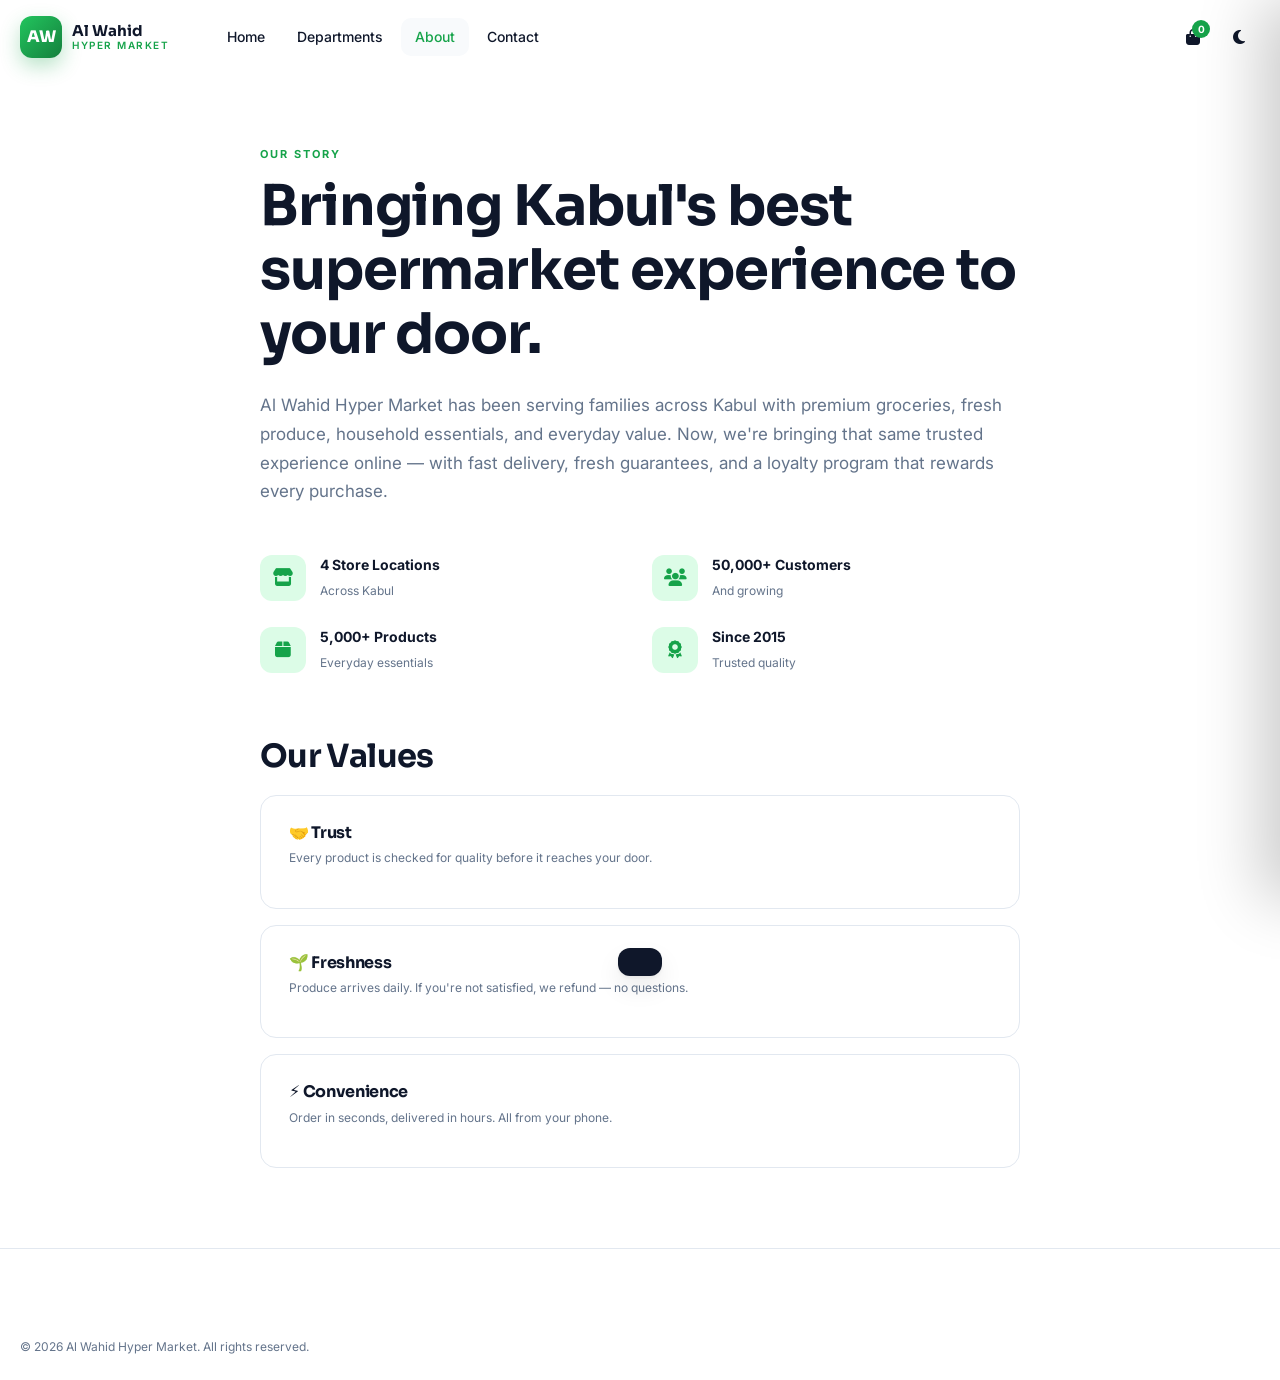
<file: about.html>
<!DOCTYPE html>
<html lang="en" data-theme="light">
<head>
  <meta charset="UTF-8" />
  <meta name="viewport" content="width=device-width, initial-scale=1.0" />
  <title>About — Al Wahid Hyper Market</title>
  <link href="https://fonts.googleapis.com/css2?family=Inter:wght@400;500;600;700&family=Sora:wght@600;700;800&display=swap" rel="stylesheet" />
  <link rel="stylesheet" href="https://cdnjs.cloudflare.com/ajax/libs/font-awesome/6.5.1/css/all.min.css" />
  <link rel="stylesheet" href="assets/css/style.css" />
</head>
<body>

  <header class="navbar" id="navbar">
    <div class="container nav-inner">
      <a href="index.html" class="brand">
        <div class="brand-logo">AW</div>
        <div class="brand-text"><strong>Al Wahid</strong><span>Hyper Market</span></div>
      </a>
      <nav class="nav-links" id="navLinks">
        <a href="index.html">Home</a>
        <a href="ourservices.html">Departments</a>
        <a href="about.html" class="active">About</a>
        <a href="contact.html">Contact</a>
      </nav>
      <div class="nav-actions">
        <button class="icon-btn cart-btn" id="cartBtn"><i class="fa-solid fa-bag-shopping"></i><span class="cart-count" id="cartCount">0</span></button>
        <button class="icon-btn" id="themeBtn"><i class="fa-solid fa-moon"></i></button>
      </div>
    </div>
  </header>

  <main style="padding-top: 140px;">
    <div class="container" style="max-width: 800px;">
      <span class="eyebrow">Our Story</span>
      <h1 style="font-size: clamp(32px,5vw,56px); margin: 8px 0 24px;">Bringing Kabul's best supermarket experience to your door.</h1>
      <p style="font-size: 17px; color: var(--muted); line-height: 1.7;">
        Al Wahid Hyper Market has been serving families across Kabul with premium groceries, fresh produce, household essentials, and everyday value. 
        Now, we're bringing that same trusted experience online — with fast delivery, fresh guarantees, and a loyalty program that rewards every purchase.
      </p>

      <div class="trust-grid" style="margin-top: 48px; grid-template-columns: repeat(2,1fr); padding: 0;">
        <div class="trust-item"><i class="fa-solid fa-store"></i><div><strong>4 Store Locations</strong><span>Across Kabul</span></div></div>
        <div class="trust-item"><i class="fa-solid fa-users"></i><div><strong>50,000+ Customers</strong><span>And growing</span></div></div>
        <div class="trust-item"><i class="fa-solid fa-box"></i><div><strong>5,000+ Products</strong><span>Everyday essentials</span></div></div>
        <div class="trust-item"><i class="fa-solid fa-award"></i><div><strong>Since 2015</strong><span>Trusted quality</span></div></div>
      </div>

      <h2 style="margin-top: 64px; font-size: 32px;">Our Values</h2>
      <div style="display:grid; gap:16px; margin-top: 20px;">
        <div class="dept-card"><h3>🤝 Trust</h3><p>Every product is checked for quality before it reaches your door.</p></div>
        <div class="dept-card"><h3>🌱 Freshness</h3><p>Produce arrives daily. If you're not satisfied, we refund — no questions.</p></div>
        <div class="dept-card"><h3>⚡ Convenience</h3><p>Order in seconds, delivered in hours. All from your phone.</p></div>
      </div>
    </div>
  </main>

  <footer class="footer">
    <div class="container footer-bottom" style="margin-top:0;border-top:none;">
      <span>© 2026 Al Wahid Hyper Market. All rights reserved.</span>
    </div>
  </footer>

  <div class="cart-backdrop" id="cartBackdrop"></div>
  <aside class="cart-drawer" id="cartDrawer">
    <div class="cart-head"><h2><i class="fa-solid fa-bag-shopping"></i> Your Cart</h2><button class="icon-btn" id="cartClose"><i class="fa-solid fa-xmark"></i></button></div>
    <div class="cart-body" id="cartBody"></div>
    <div class="cart-foot" id="cartFoot"></div>
  </aside>

  <div id="toast" class="toast"></div>

  <script src="assets/js/script.js"></script>
</body>
</html>
</file>
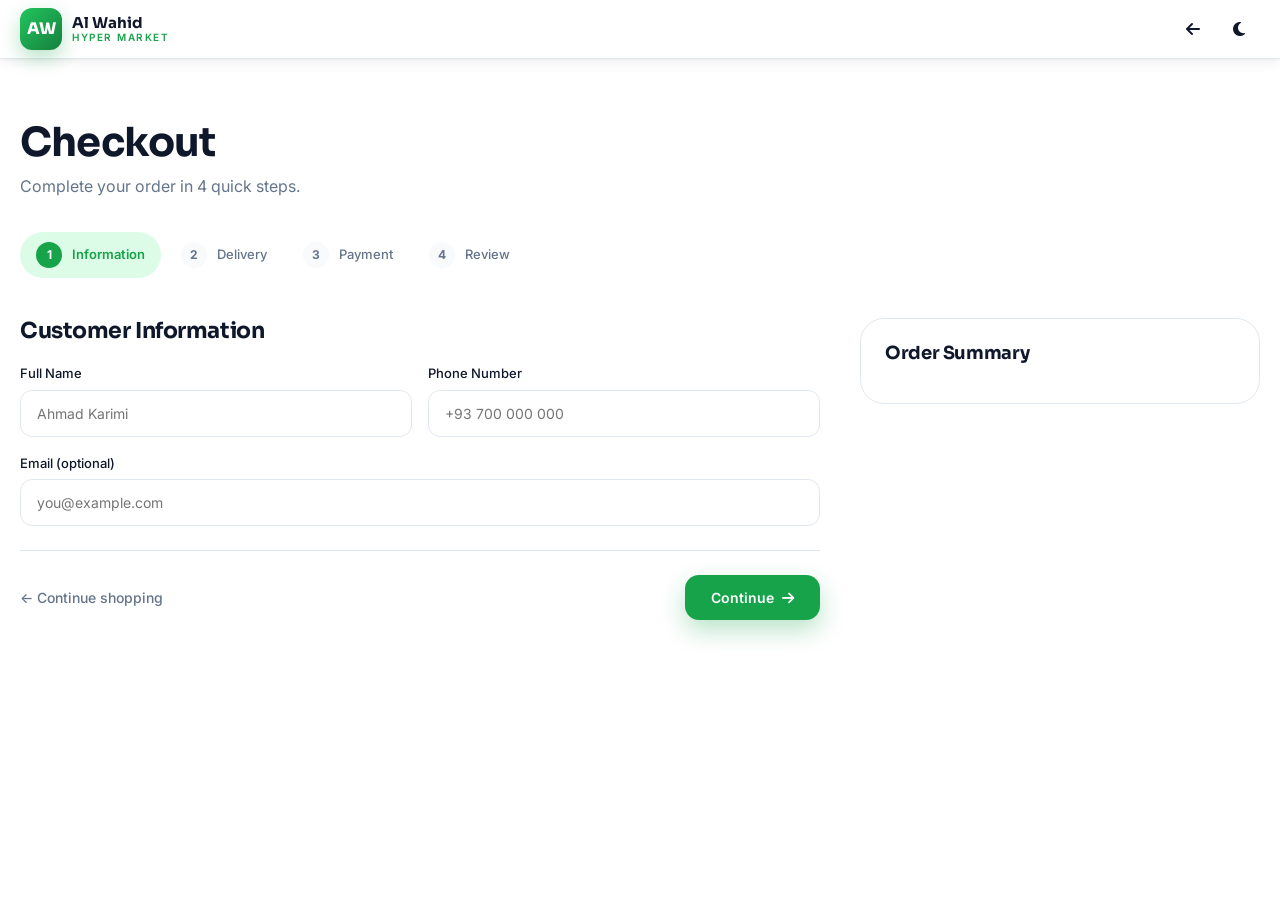
<file: checkout.html>
<!DOCTYPE html>
<html lang="en" data-theme="light">
<head>
  <meta charset="UTF-8" />
  <meta name="viewport" content="width=device-width, initial-scale=1.0" />
  <title>Checkout — Al Wahid Hyper Market</title>
  <link href="https://fonts.googleapis.com/css2?family=Inter:wght@400;500;600;700&family=Sora:wght@600;700;800&display=swap" rel="stylesheet" />
  <link rel="stylesheet" href="https://cdnjs.cloudflare.com/ajax/libs/font-awesome/6.5.1/css/all.min.css" />
  <link rel="stylesheet" href="assets/css/style.css" />
</head>
<body>

  <header class="navbar scrolled" id="navbar">
    <div class="container nav-inner">
      <a href="index.html" class="brand">
        <div class="brand-logo">AW</div>
        <div class="brand-text"><strong>Al Wahid</strong><span>Hyper Market</span></div>
      </a>
      <div class="nav-actions">
        <a href="ourservices.html" class="icon-btn" title="Continue shopping"><i class="fa-solid fa-arrow-left"></i></a>
        <button class="icon-btn" id="themeBtn"><i class="fa-solid fa-moon"></i></button>
      </div>
    </div>
  </header>

  <main style="padding-top: 120px;">
    <div class="container">
      <h1 style="font-size: clamp(28px,4vw,40px); margin-bottom: 8px;">Checkout</h1>
      <p style="color:var(--muted); margin-bottom: 32px;">Complete your order in 4 quick steps.</p>

      <div class="checkout-progress">
        <div class="checkout-progress-item active" data-step-btn="1"><span class="num">1</span> Information</div>
        <div class="checkout-progress-item" data-step-btn="2"><span class="num">2</span> Delivery</div>
        <div class="checkout-progress-item" data-step-btn="3"><span class="num">3</span> Payment</div>
        <div class="checkout-progress-item" data-step-btn="4"><span class="num">4</span> Review</div>
      </div>

      <div class="checkout-wrap">
        <div>
          <!-- STEP 1 -->
          <div class="checkout-step active" id="step1">
            <h2 style="font-size:22px;margin-bottom:20px;">Customer Information</h2>
            <div class="form-row">
              <div class="form-group">
                <label>Full Name</label>
                <input type="text" id="custName" placeholder="Ahmad Karimi" />
              </div>
              <div class="form-group">
                <label>Phone Number</label>
                <input type="tel" id="custPhone" placeholder="+93 700 000 000" />
              </div>
            </div>
            <div class="form-group">
              <label>Email (optional)</label>
              <input type="email" placeholder="you@example.com" />
            </div>
            <div class="checkout-nav">
              <a href="ourservices.html" class="btn-link">← Continue shopping</a>
              <button class="btn btn-primary" onclick="nextStep(1)">Continue <i class="fa-solid fa-arrow-right"></i></button>
            </div>
          </div>

          <!-- STEP 2 -->
          <div class="checkout-step" id="step2">
            <h2 style="font-size:22px;margin-bottom:20px;">Delivery Address</h2>
            <div class="form-row">
              <div class="form-group">
                <label>Province</label>
                <select>
                  <option>Kabul</option>
                  <option>Herat</option>
                  <option>Balkh</option>
                  <option>Kandahar</option>
                </select>
              </div>
              <div class="form-group">
                <label>District</label>
                <input type="text" placeholder="District 4" />
              </div>
            </div>
            <div class="form-group">
              <label>Full Address</label>
              <input type="text" id="custAddress" placeholder="Street, landmark, building..." />
            </div>
            <div class="form-group">
              <label>Delivery Notes (optional)</label>
              <textarea rows="3" placeholder="Apartment, floor, or special instructions..."></textarea>
            </div>
            <div class="checkout-nav">
              <button class="btn-link" onclick="goStep(1)">← Back</button>
              <button class="btn btn-primary" onclick="nextStep(2)">Continue <i class="fa-solid fa-arrow-right"></i></button>
            </div>
          </div>

          <!-- STEP 3 -->
          <div class="checkout-step" id="step3">
            <h2 style="font-size:22px;margin-bottom:20px;">Payment Method</h2>
            <label class="radio-card">
              <input type="radio" name="payment" value="cod" checked />
              <i class="fa-solid fa-money-bill-wave" style="color:var(--brand);font-size:20px;"></i>
              <div class="rc-body"><strong>Cash on Delivery</strong><span>Pay when your order arrives</span></div>
            </label>
            <label class="radio-card">
              <input type="radio" name="payment" value="card" />
              <i class="fa-solid fa-credit-card" style="color:var(--brand);font-size:20px;"></i>
              <div class="rc-body"><strong>Debit / Credit Card</strong><span>Visa, Mastercard</span></div>
            </label>
            <label class="radio-card">
              <input type="radio" name="payment" value="mobile" />
              <i class="fa-solid fa-mobile-screen" style="color:var(--brand);font-size:20px;"></i>
              <div class="rc-body"><strong>Mobile Money</strong><span>Roshan, MTN, Etisalat</span></div>
            </label>
            <div class="checkout-nav">
              <button class="btn-link" onclick="goStep(2)">← Back</button>
              <button class="btn btn-primary" onclick="goStep(4)">Continue <i class="fa-solid fa-arrow-right"></i></button>
            </div>
          </div>

          <!-- STEP 4 -->
          <div class="checkout-step" id="step4">
            <h2 style="font-size:22px;margin-bottom:20px;">Review Your Order</h2>
            <div id="checkoutItems" style="margin-bottom:20px;"></div>
            <div class="form-group" style="padding:16px;background:var(--muted-bg);border-radius:12px;border:1px solid var(--border);">
              <label style="margin-bottom:8px;">Promo Code</label>
              <div style="display:flex;gap:8px;">
                <input type="text" placeholder="Enter code" style="flex:1;" />
                <button class="btn btn-ghost" type="button">Apply</button>
              </div>
            </div>
            <div class="checkout-nav">
              <button class="btn-link" onclick="goStep(3)">← Back</button>
              <button class="btn btn-primary" onclick="placeOrder()">
                <i class="fa-solid fa-check"></i> Place Order
              </button>
            </div>
          </div>
        </div>

        <!-- SUMMARY -->
        <aside class="checkout-aside">
          <h3>Order Summary</h3>
          <div id="checkoutItemsSide" style="display:none;"></div>
          <div id="checkoutSummary"></div>
        </aside>
      </div>
    </div>
  </main>

  <div id="toast" class="toast"></div>

  <script src="assets/js/script.js"></script>
</body>
</html>
</file>
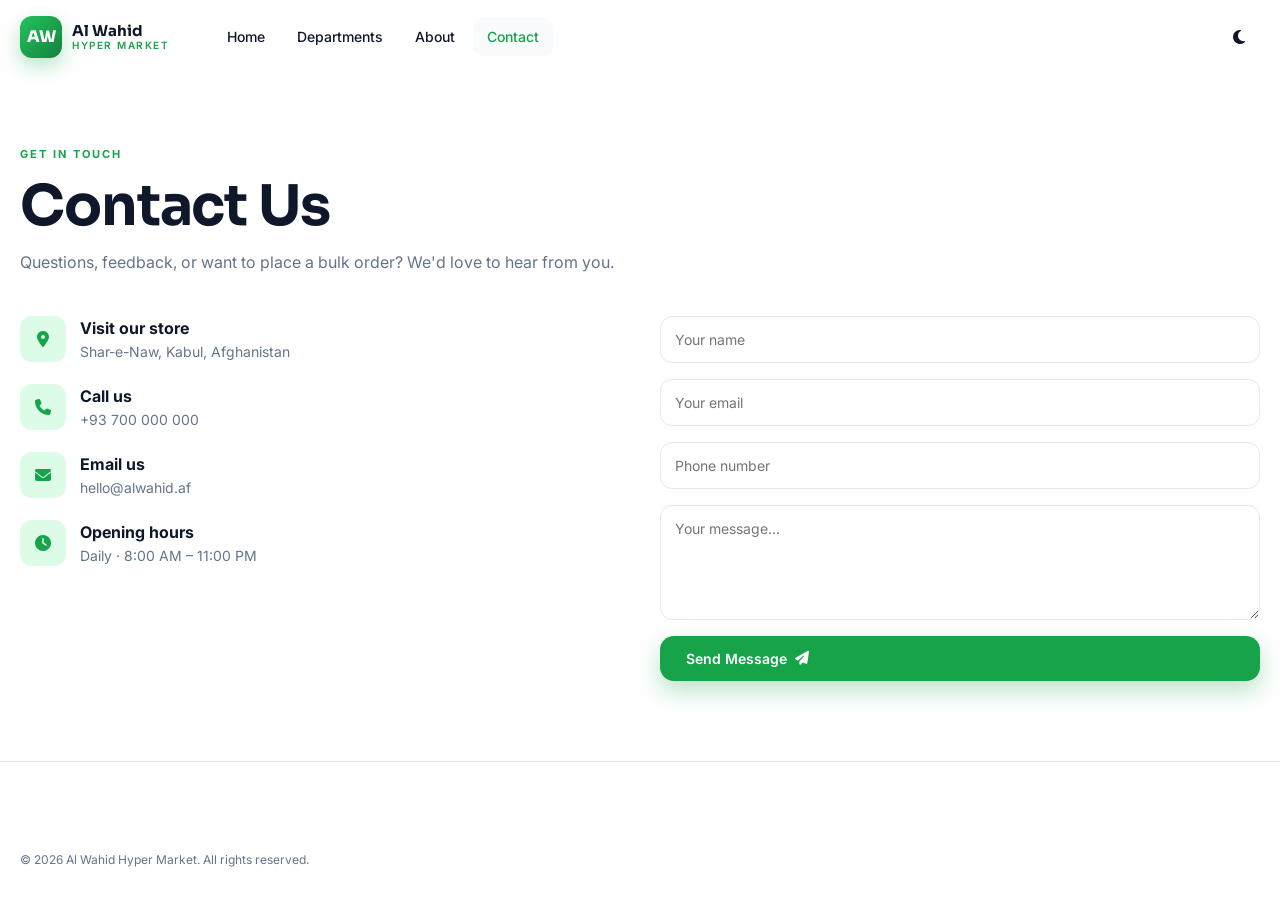
<file: contact.html>
<!DOCTYPE html>
<html lang="en" data-theme="light">
<head>
  <meta charset="UTF-8" />
  <meta name="viewport" content="width=device-width, initial-scale=1.0" />
  <title>Contact — Al Wahid Hyper Market</title>
  <link href="https://fonts.googleapis.com/css2?family=Inter:wght@400;500;600;700&family=Sora:wght@600;700;800&display=swap" rel="stylesheet" />
  <link rel="stylesheet" href="https://cdnjs.cloudflare.com/ajax/libs/font-awesome/6.5.1/css/all.min.css" />
  <link rel="stylesheet" href="assets/css/style.css" />
  <style>
    .contact-grid { display: grid; grid-template-columns: 1fr 1fr; gap: 40px; }
    .contact-info { display: flex; flex-direction: column; gap: 20px; }
    .contact-item { display: flex; gap: 14px; }
    .contact-item i { width: 46px; height: 46px; display: grid; place-items: center; border-radius: 12px; background: var(--brand-light); color: var(--brand); flex-shrink: 0; }
    .contact-form { display: flex; flex-direction: column; gap: 16px; }
    .contact-form input, .contact-form textarea { width: 100%; padding: 14px; border-radius: 12px; border: 1px solid var(--border); background: var(--card); color: inherit; font-size: 14px; font-family: inherit; }
    .contact-form input:focus, .contact-form textarea:focus { outline: none; border-color: var(--brand); }
    @media (max-width: 800px) { .contact-grid { grid-template-columns: 1fr; } }
  </style>
</head>
<body>

  <header class="navbar" id="navbar">
    <div class="container nav-inner">
      <a href="index.html" class="brand">
        <div class="brand-logo">AW</div>
        <div class="brand-text"><strong>Al Wahid</strong><span>Hyper Market</span></div>
      </a>
      <nav class="nav-links" id="navLinks">
        <a href="index.html">Home</a>
        <a href="ourservices.html">Departments</a>
        <a href="about.html">About</a>
        <a href="contact.html" class="active">Contact</a>
      </nav>
      <div class="nav-actions">
        <button class="icon-btn" id="themeBtn"><i class="fa-solid fa-moon"></i></button>
      </div>
    </div>
  </header>

  <main style="padding-top: 140px;">
    <div class="container">
      <span class="eyebrow">Get in touch</span>
      <h1 style="font-size: clamp(32px,5vw,56px); margin: 8px 0 12px;">Contact Us</h1>
      <p style="color: var(--muted); max-width: 640px; margin-bottom: 40px;">Questions, feedback, or want to place a bulk order? We'd love to hear from you.</p>

      <div class="contact-grid">
        <div class="contact-info">
          <div class="contact-item"><i class="fa-solid fa-location-dot"></i><div><strong>Visit our store</strong><p style="color:var(--muted);font-size:14px;">Shar-e-Naw, Kabul, Afghanistan</p></div></div>
          <div class="contact-item"><i class="fa-solid fa-phone"></i><div><strong>Call us</strong><p style="color:var(--muted);font-size:14px;">+93 700 000 000</p></div></div>
          <div class="contact-item"><i class="fa-solid fa-envelope"></i><div><strong>Email us</strong><p style="color:var(--muted);font-size:14px;">hello@alwahid.af</p></div></div>
          <div class="contact-item"><i class="fa-solid fa-clock"></i><div><strong>Opening hours</strong><p style="color:var(--muted);font-size:14px;">Daily · 8:00 AM – 11:00 PM</p></div></div>
        </div>

        <form class="contact-form" onsubmit="event.preventDefault();">
          <input type="text" placeholder="Your name" required />
          <input type="email" placeholder="Your email" required />
          <input type="tel" placeholder="Phone number" />
          <textarea rows="5" placeholder="Your message..." required></textarea>
          <button type="submit" class="btn btn-primary">Send Message <i class="fa-solid fa-paper-plane"></i></button>
        </form>
      </div>
    </div>
  </main>

  <footer class="footer">
    <div class="container footer-bottom" style="margin-top:0;border-top:none;">
      <span>© 2026 Al Wahid Hyper Market. All rights reserved.</span>
    </div>
  </footer>

  <div id="toast" class="toast"></div>

  <script src="assets/js/script.js"></script>
</body>
</html>
</file>
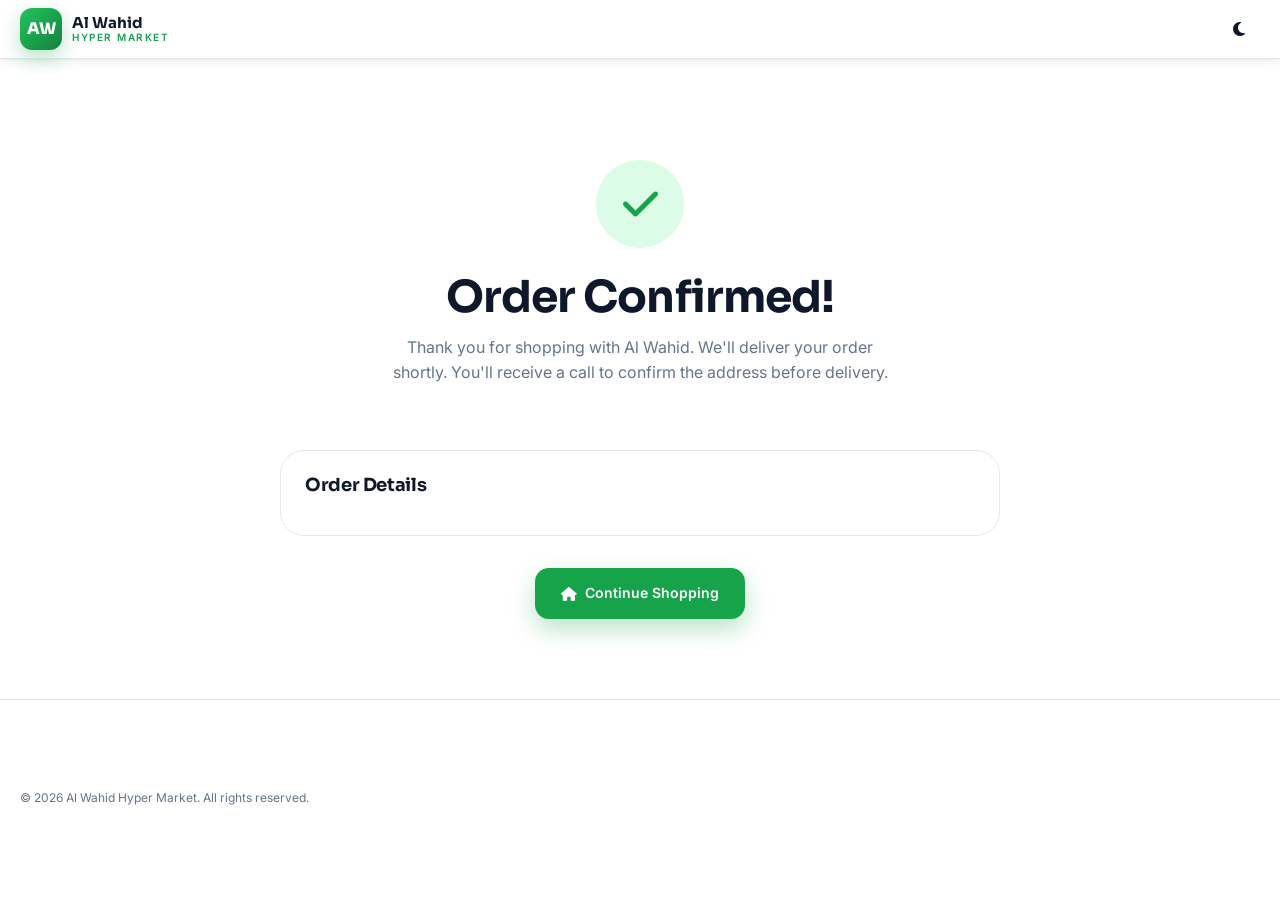
<file: order-success.html>
<!DOCTYPE html>
<html lang="en" data-theme="light">
<head>
  <meta charset="UTF-8" />
  <meta name="viewport" content="width=device-width, initial-scale=1.0" />
  <title>Order Confirmed — Al Wahid Hyper Market</title>
  <link href="https://fonts.googleapis.com/css2?family=Inter:wght@400;500;600;700&family=Sora:wght@600;700;800&display=swap" rel="stylesheet" />
  <link rel="stylesheet" href="https://cdnjs.cloudflare.com/ajax/libs/font-awesome/6.5.1/css/all.min.css" />
  <link rel="stylesheet" href="assets/css/style.css" />
</head>
<body>

  <header class="navbar scrolled" id="navbar">
    <div class="container nav-inner">
      <a href="index.html" class="brand">
        <div class="brand-logo">AW</div>
        <div class="brand-text"><strong>Al Wahid</strong><span>Hyper Market</span></div>
      </a>
      <div class="nav-actions">
        <button class="icon-btn" id="themeBtn"><i class="fa-solid fa-moon"></i></button>
      </div>
    </div>
  </header>

  <main style="padding-top: 120px;">
    <div class="container" style="max-width: 760px;">
      <div class="success-hero">
        <div class="success-icon"><i class="fa-solid fa-check"></i></div>
        <h1>Order Confirmed!</h1>
        <p>Thank you for shopping with Al Wahid. We'll deliver your order shortly. You'll receive a call to confirm the address before delivery.</p>
      </div>

      <div style="padding:24px;border-radius:var(--radius-lg);border:1px solid var(--border);background:var(--card);">
        <h2 style="font-size:18px;margin-bottom:16px;">Order Details</h2>
        <div id="orderDetails"></div>
      </div>

      <div style="margin-top:32px;text-align:center;">
        <a href="index.html" class="btn btn-primary"><i class="fa-solid fa-house"></i> Continue Shopping</a>
      </div>
    </div>
  </main>

  <footer class="footer">
    <div class="container footer-bottom" style="margin-top:0;border-top:none;">
      <span>© 2026 Al Wahid Hyper Market. All rights reserved.</span>
    </div>
  </footer>

  <div id="toast" class="toast"></div>

  <script src="assets/js/script.js"></script>
</body>
</html>
</file>
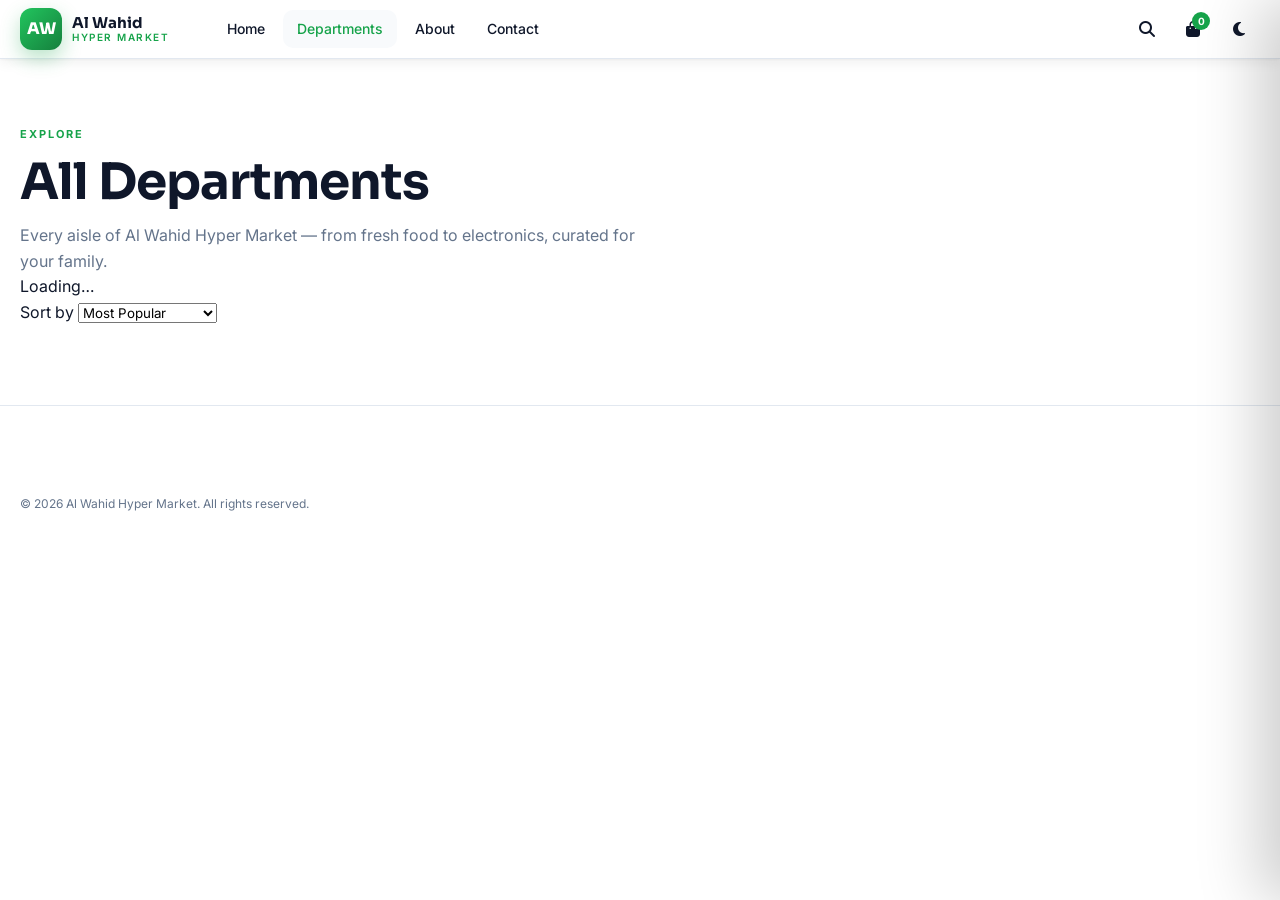
<file: ourservices.html>
<!DOCTYPE html>
<html lang="en" data-theme="light">
<head>
  <meta charset="UTF-8" />
  <meta name="viewport" content="width=device-width, initial-scale=1.0" />
  <title>Departments — Al Wahid Hyper Market</title>
  <link href="https://fonts.googleapis.com/css2?family=Inter:wght@400;500;600;700&family=Sora:wght@600;700;800&display=swap" rel="stylesheet" />
  <link rel="stylesheet" href="https://cdnjs.cloudflare.com/ajax/libs/font-awesome/6.5.1/css/all.min.css" />
  <link rel="stylesheet" href="assets/css/style.css" />
</head>
<body>

  <header class="navbar scrolled" id="navbar">
    <div class="container nav-inner">
      <a href="index.html" class="brand">
        <div class="brand-logo">AW</div>
        <div class="brand-text"><strong>Al Wahid</strong><span>Hyper Market</span></div>
      </a>
      <nav class="nav-links" id="navLinks">
        <a href="index.html">Home</a>
        <a href="ourservices.html" class="active">Departments</a>
        <a href="about.html">About</a>
        <a href="contact.html">Contact</a>
      </nav>
      <div class="nav-actions">
        <button class="icon-btn" id="searchBtn"><i class="fa-solid fa-magnifying-glass"></i></button>
        <button class="icon-btn cart-btn" id="cartBtn"><i class="fa-solid fa-bag-shopping"></i><span class="cart-count" id="cartCount">0</span></button>
        <button class="icon-btn" id="themeBtn"><i class="fa-solid fa-moon"></i></button>
        <button class="icon-btn menu-btn" id="menuBtn"><i class="fa-solid fa-bars"></i></button>
      </div>
    </div>
  </header>

  <main style="padding-top: 120px;">
    <div class="container">

      <!-- Page header -->
      <span class="eyebrow" id="pageEyebrow">Explore</span>
      <h1 style="font-size: clamp(30px,5vw,50px); margin: 8px 0 12px;" id="pageTitle">All Departments</h1>
      <p style="color: var(--muted); max-width: 640px;" id="pageSubtitle">
        Every aisle of Al Wahid Hyper Market — from fresh food to electronics, curated for your family.
      </p>

      <!-- Department pills -->
      <div class="dept-pills" id="deptPills"></div>

      <!-- Category sub-filter -->
      <div class="category-bar" id="categoryBar"></div>

      <!-- Toolbar: result count + sort -->
      <div class="shop-toolbar">
        <div class="result-count" id="resultCount">Loading…</div>
        <div class="sort-control">
          <label>Sort by</label>
          <select id="sortSelect">
            <option value="popular">Most Popular</option>
            <option value="price-asc">Price: Low to High</option>
            <option value="price-desc">Price: High to Low</option>
            <option value="rating">Top Rated</option>
            <option value="name">Name (A–Z)</option>
          </select>
        </div>
      </div>

      <!-- Product grid -->
      <div class="product-grid" id="shopGrid"></div>

      <!-- Empty state -->
      <div class="shop-empty" id="shopEmpty" style="display:none;">
        <i class="fa-solid fa-magnifying-glass"></i>
        <h3>No products found</h3>
        <p>Try a different department or search.</p>
      </div>

    </div>
  </main>

  <footer class="footer">
    <div class="container footer-bottom" style="margin-top:0;border-top:none;">
      <span>© 2026 Al Wahid Hyper Market. All rights reserved.</span>
    </div>
  </footer>

  <div class="cart-backdrop" id="cartBackdrop"></div>
  <aside class="cart-drawer" id="cartDrawer">
    <div class="cart-head"><h2><i class="fa-solid fa-bag-shopping"></i> Your Cart</h2><button class="icon-btn" id="cartClose"><i class="fa-solid fa-xmark"></i></button></div>
    <div class="cart-body" id="cartBody"></div>
    <div class="cart-foot" id="cartFoot"></div>
  </aside>

  <div class="search-overlay" id="searchOverlay">
    <button class="icon-btn search-close" id="searchClose"><i class="fa-solid fa-xmark"></i></button>
    <input type="text" id="searchInput" placeholder="Search products, brands, categories..." />
    <div id="searchResults" class="search-results"></div>
  </div>

  <div id="toast" class="toast"></div>

  <script src="assets/js/script.js"></script>
</body>
</html>
</file>
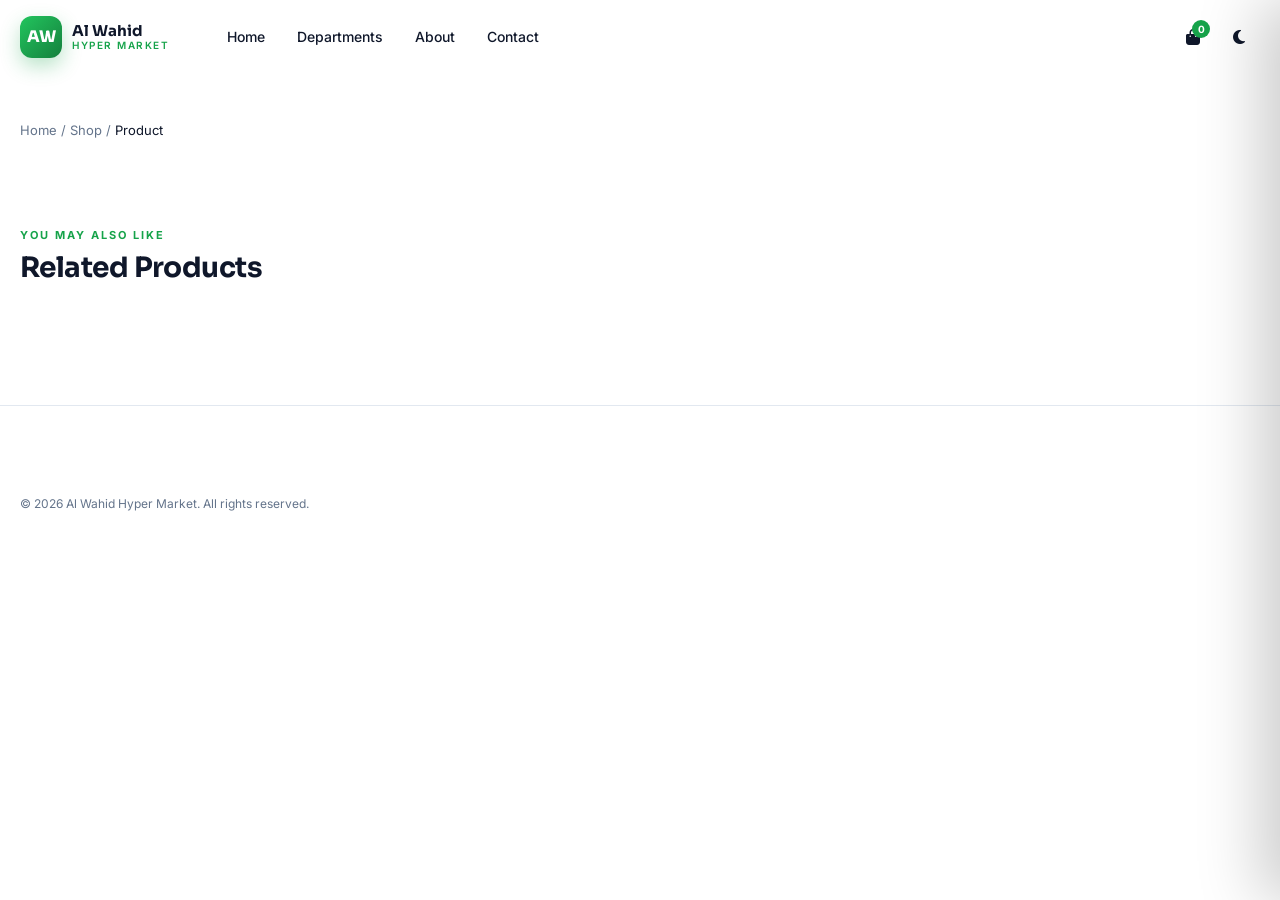
<file: product.html>
<!DOCTYPE html>
<html lang="en" data-theme="light">
<head>
  <meta charset="UTF-8" />
  <meta name="viewport" content="width=device-width, initial-scale=1.0" />
  <title>Product — Al Wahid Hyper Market</title>
  <link href="https://fonts.googleapis.com/css2?family=Inter:wght@400;500;600;700&family=Sora:wght@600;700;800&display=swap" rel="stylesheet" />
  <link rel="stylesheet" href="https://cdnjs.cloudflare.com/ajax/libs/font-awesome/6.5.1/css/all.min.css" />
  <link rel="stylesheet" href="assets/css/style.css" />
</head>
<body>

  <header class="navbar" id="navbar">
    <div class="container nav-inner">
      <a href="index.html" class="brand">
        <div class="brand-logo">AW</div>
        <div class="brand-text"><strong>Al Wahid</strong><span>Hyper Market</span></div>
      </a>
      <nav class="nav-links">
        <a href="index.html">Home</a>
        <a href="ourservices.html">Departments</a>
        <a href="about.html">About</a>
        <a href="contact.html">Contact</a>
      </nav>
      <div class="nav-actions">
        <button class="icon-btn cart-btn" id="cartBtn"><i class="fa-solid fa-bag-shopping"></i><span class="cart-count" id="cartCount">0</span></button>
        <button class="icon-btn" id="themeBtn"><i class="fa-solid fa-moon"></i></button>
      </div>
    </div>
  </header>

  <main style="padding-top: 120px;">
    <div class="container">
      <nav style="font-size:13px;color:var(--muted);margin-bottom:24px;">
        <a href="index.html" style="color:var(--muted);">Home</a> / 
        <a href="ourservices.html" style="color:var(--muted);">Shop</a> / 
        <span style="color:var(--fg);">Product</span>
      </nav>

      <div id="productDetail"></div>

      <section style="margin-top:80px;">
        <div class="section-head"><div><span class="eyebrow">You may also like</span><h2 style="font-size:28px;">Related Products</h2></div></div>
        <div class="product-grid" id="relatedGrid"></div>
      </section>
    </div>
  </main>

  <footer class="footer">
    <div class="container footer-bottom" style="margin-top:0;border-top:none;">
      <span>© 2026 Al Wahid Hyper Market. All rights reserved.</span>
    </div>
  </footer>

  <div class="cart-backdrop" id="cartBackdrop"></div>
  <aside class="cart-drawer" id="cartDrawer">
    <div class="cart-head"><h2><i class="fa-solid fa-bag-shopping"></i> Your Cart</h2><button class="icon-btn" id="cartClose"><i class="fa-solid fa-xmark"></i></button></div>
    <div class="cart-body" id="cartBody"></div>
    <div class="cart-foot" id="cartFoot"></div>
  </aside>

  <div id="toast" class="toast"></div>

  <script src="assets/js/script.js"></script>
</body>
</html>
</file>
<file: assets/css/style.css>
/* ============ RESET ============ */
*, *::before, *::after { margin: 0; padding: 0; box-sizing: border-box; }

:root {
  --bg: #ffffff;
  --fg: #0f172a;
  --muted: #64748b;
  --card: #ffffff;
  --muted-bg: #f8fafc;
  --border: #e2e8f0;
  --brand: #16a34a;
  --brand-dark: #15803d;
  --brand-light: #dcfce7;
  --gold: #f59e0b;
  --red: #ef4444;
  --shadow-sm: 0 1px 2px rgba(0,0,0,.04), 0 4px 12px rgba(0,0,0,.06);
  --shadow-lg: 0 2px 4px rgba(0,0,0,.06), 0 12px 24px rgba(0,0,0,.08), 0 48px 96px -24px rgba(0,0,0,.15);
  --radius: 16px;
  --radius-lg: 24px;
  --transition: .3s cubic-bezier(.16,1,.3,1);
}

[data-theme="dark"] {
  --bg: #0a0e1a;
  --fg: #f1f5f9;
  --muted: #94a3b8;
  --card: #111827;
  --muted-bg: #0f172a;
  --border: #1f2937;
  --brand: #22c55e;
  --brand-dark: #16a34a;
  --brand-light: rgba(34,197,94,.15);
}

html { scroll-behavior: smooth; }

body {
  font-family: 'Inter', system-ui, -apple-system, sans-serif;
  background: var(--bg);
  color: var(--fg);
  line-height: 1.6;
  -webkit-font-smoothing: antialiased;
  transition: background .3s, color .3s;
}

h1, h2, h3, h4, .font-display {
  font-family: 'Sora', system-ui, sans-serif;
  font-weight: 700;
  line-height: 1.15;
  letter-spacing: -.02em;
}

a { color: inherit; text-decoration: none; }
img { max-width: 100%; display: block; }
button { cursor: pointer; border: none; background: none; font-family: inherit; color: inherit; }
input, select, textarea { font-family: inherit; }

.container {
  max-width: 1280px;
  margin: 0 auto;
  padding: 0 20px;
}

/* ============ NAVBAR ============ */
.navbar {
  position: fixed;
  top: 0; left: 0; right: 0;
  z-index: 50;
  padding: 16px 0;
  transition: all .4s cubic-bezier(.16,1,.3,1);
}

.navbar.scrolled {
  padding: 8px 0;
  background: rgba(255,255,255,.85);
  backdrop-filter: blur(20px) saturate(180%);
  -webkit-backdrop-filter: blur(20px) saturate(180%);
  border-bottom: 1px solid var(--border);
  box-shadow: var(--shadow-sm);
}

[data-theme="dark"] .navbar.scrolled {
  background: rgba(10,14,26,.75);
}

.nav-inner {
  display: flex;
  align-items: center;
  gap: 24px;
}

.brand { display: flex; align-items: center; gap: 10px; }

.brand-logo {
  width: 42px; height: 42px;
  display: grid; place-items: center;
  border-radius: 12px;
  background: linear-gradient(135deg, #22c55e, #15803d);
  color: white;
  font-family: 'Sora';
  font-weight: 800;
  font-size: 16px;
  box-shadow: 0 8px 20px rgba(22,163,74,.3);
}

.brand-text { display: flex; flex-direction: column; line-height: 1.1; }
.brand-text strong { font-family: 'Sora'; font-size: 15px; }
.brand-text span { font-size: 10px; letter-spacing: .15em; text-transform: uppercase; color: var(--brand); font-weight: 600; }

.nav-links {
  display: flex;
  gap: 4px;
  margin-left: 20px;
}

.nav-links a {
  padding: 8px 14px;
  border-radius: 10px;
  font-size: 14px;
  font-weight: 500;
  transition: all var(--transition);
}

.nav-links a:hover, .nav-links a.active {
  background: var(--muted-bg);
  color: var(--brand);
}

.nav-actions { margin-left: auto; display: flex; align-items: center; gap: 4px; }

.icon-btn {
  width: 42px; height: 42px;
  display: grid; place-items: center;
  border-radius: 12px;
  transition: all var(--transition);
  position: relative;
  font-size: 16px;
}

.icon-btn:hover { background: var(--muted-bg); color: var(--brand); }

.cart-btn .cart-count {
  position: absolute;
  top: 4px; right: 4px;
  min-width: 18px; height: 18px;
  padding: 0 5px;
  display: grid; place-items: center;
  background: var(--brand);
  color: white;
  border-radius: 999px;
  font-size: 10px;
  font-weight: 700;
}

.menu-btn { display: none; }

/* ============ HERO ============ */
.hero {
  position: relative;
  height: 100vh;
  min-height: 620px;
  overflow: hidden;
  background: linear-gradient(180deg, #f0f9ff 0%, #e0f2fe 100%);
}

[data-theme="dark"] .hero { background: linear-gradient(180deg, #0a0e1a, #111827); }

#heroCanvas {
  position: absolute;
  inset: 0;
  width: 100%; height: 100%;
  display: block;
}

.hero-overlay {
  position: absolute;
  inset: 0;
  display: flex;
  flex-direction: column;
  align-items: center;
  justify-content: flex-end;
  padding: 0 20px 80px;
  text-align: center;
  pointer-events: none;
}

.hero-overlay > * { pointer-events: auto; }

.badge {
  display: inline-flex;
  align-items: center;
  gap: 6px;
  padding: 6px 16px;
  border-radius: 999px;
  background: rgba(255,255,255,.7);
  backdrop-filter: blur(12px);
  border: 1px solid rgba(22,163,74,.25);
  color: var(--brand-dark);
  font-size: 12px;
  font-weight: 600;
  margin-bottom: 20px;
}

[data-theme="dark"] .badge { background: rgba(17,24,39,.7); color: #4ade80; }

.hero h1 {
  font-size: clamp(36px, 6vw, 72px);
  color: #0f172a;
  margin-bottom: 16px;
}

[data-theme="dark"] .hero h1 { color: white; }

.gradient-text {
  background: linear-gradient(135deg, #16a34a 0%, #4ade80 50%, #fbbf24 100%);
  -webkit-background-clip: text;
  background-clip: text;
  -webkit-text-fill-color: transparent;
}

.hero p {
  max-width: 560px;
  font-size: 16px;
  color: #475569;
  margin-bottom: 28px;
}

[data-theme="dark"] .hero p { color: #cbd5e1; }

.hero-buttons { display: flex; flex-wrap: wrap; gap: 12px; justify-content: center; }

.btn {
  display: inline-flex;
  align-items: center;
  gap: 8px;
  padding: 14px 26px;
  border-radius: 14px;
  font-size: 14px;
  font-weight: 600;
  transition: all var(--transition);
  cursor: pointer;
}

.btn-primary {
  background: var(--brand);
  color: white;
  box-shadow: 0 10px 24px rgba(22,163,74,.3);
}

.btn-primary:hover {
  background: var(--brand-dark);
  transform: translateY(-2px);
  box-shadow: 0 16px 32px rgba(22,163,74,.4);
}

.btn-ghost {
  background: rgba(255,255,255,.85);
  backdrop-filter: blur(12px);
  border: 1px solid rgba(15,23,42,.1);
  color: #0f172a;
}

[data-theme="dark"] .btn-ghost {
  background: rgba(255,255,255,.1);
  color: white;
  border-color: rgba(255,255,255,.15);
}

.btn-ghost:hover { background: white; }

.btn-white {
  background: white;
  color: var(--brand-dark);
}

.btn-white:hover { background: #fef3c7; transform: translateY(-2px); }

.scroll-hint {
  position: absolute;
  bottom: 24px;
  left: 50%;
  transform: translateX(-50%);
  color: var(--muted);
  animation: bounce 2s infinite;
}

@keyframes bounce {
  0%, 100% { transform: translate(-50%, 0); }
  50% { transform: translate(-50%, 8px); }
}

/* ============ TRUST STRIP ============ */
.trust-strip {
  background: var(--card);
  border-top: 1px solid var(--border);
  border-bottom: 1px solid var(--border);
}

.trust-grid {
  display: grid;
  grid-template-columns: repeat(4, 1fr);
  gap: 24px;
  padding: 32px 20px;
}

.trust-item { display: flex; align-items: center; gap: 14px; }

.trust-item i {
  width: 46px; height: 46px;
  display: grid; place-items: center;
  border-radius: 12px;
  background: var(--brand-light);
  color: var(--brand);
  font-size: 18px;
  flex-shrink: 0;
}

.trust-item strong { display: block; font-size: 14px; }
.trust-item span { font-size: 12px; color: var(--muted); }

/* ============ SECTIONS ============ */
.section { padding: 80px 0; }
.section-alt { background: var(--card); }

.section-head {
  display: flex;
  align-items: flex-end;
  justify-content: space-between;
  gap: 20px;
  margin-bottom: 40px;
}

.section-head h2 { font-size: clamp(26px, 4vw, 40px); margin-top: 6px; }
.section-head p { font-size: 14px; color: var(--muted); margin-top: 6px; }

.eyebrow {
  font-size: 11px;
  font-weight: 700;
  letter-spacing: .18em;
  text-transform: uppercase;
  color: var(--brand);
}

.eyebrow.red { color: var(--red); }

.link-arrow {
  display: inline-flex;
  align-items: center;
  gap: 6px;
  font-size: 14px;
  font-weight: 600;
  color: var(--brand);
  transition: gap var(--transition);
}

.link-arrow:hover { gap: 12px; }

/* ============ DEPARTMENT GRID ============ */
.dept-grid {
  display: grid;
  grid-template-columns: repeat(auto-fill, minmax(220px, 1fr));
  gap: 16px;
}

.dept-card {
  position: relative;
  overflow: hidden;
  padding: 28px;
  border-radius: var(--radius);
  background: var(--card);
  border: 1px solid var(--border);
  transition: all var(--transition);
}

.dept-card:hover {
  transform: translateY(-4px);
  box-shadow: var(--shadow-lg);
  border-color: transparent;
}

.dept-card::before {
  content: '';
  position: absolute;
  top: -40px; right: -40px;
  width: 140px; height: 140px;
  border-radius: 50%;
  opacity: .12;
  transition: all .5s;
}

.dept-card:hover::before { transform: scale(1.6); opacity: .2; }

.dept-icon { font-size: 40px; margin-bottom: 14px; }
.dept-card h3 { font-size: 16px; margin-bottom: 6px; }
.dept-card p { font-size: 12px; color: var(--muted); margin-bottom: 12px; }
.dept-count { font-size: 12px; font-weight: 600; color: var(--brand); }

/* ============ PRODUCT GRID ============ */
.product-grid {
  display: grid;
  grid-template-columns: repeat(auto-fill, minmax(230px, 1fr));
  gap: 20px;
}

.product-card {
  position: relative;
  overflow: hidden;
  border-radius: var(--radius);
  background: var(--card);
  border: 1px solid var(--border);
  transition: all .5s cubic-bezier(.16,1,.3,1);
}

.product-card:hover {
  transform: translateY(-6px);
  box-shadow: var(--shadow-lg);
  border-color: transparent;
}

.product-image {
  position: relative;
  aspect-ratio: 1;
  overflow: hidden;
  background: var(--muted-bg);
}

.product-image img {
  width: 100%; height: 100%;
  object-fit: cover;
  transition: transform .7s cubic-bezier(.16,1,.3,1);
}

.product-card:hover .product-image img { transform: scale(1.1); }

.product-badge {
  position: absolute;
  top: 12px; left: 12px;
  padding: 5px 10px;
  border-radius: 999px;
  background: var(--red);
  color: white;
  font-size: 11px;
  font-weight: 700;
  box-shadow: 0 4px 12px rgba(239,68,68,.4);
}

.product-badge.new { background: var(--brand); box-shadow: 0 4px 12px rgba(22,163,74,.4); }

.product-actions {
  position: absolute;
  top: 12px; right: 12px;
  display: flex;
  flex-direction: column;
  gap: 8px;
  opacity: 0;
  transition: opacity var(--transition);
}

.product-card:hover .product-actions { opacity: 1; }

.product-actions button {
  width: 36px; height: 36px;
  display: grid; place-items: center;
  border-radius: 50%;
  background: rgba(255,255,255,.95);
  color: #334155;
  box-shadow: 0 2px 8px rgba(0,0,0,.1);
  transition: all var(--transition);
  font-size: 14px;
}

.product-actions button:hover { background: white; color: var(--red); }
.product-actions button.active { background: var(--red); color: white; }

.add-cart-btn {
  position: absolute;
  bottom: 12px; left: 12px; right: 12px;
  padding: 11px;
  border-radius: 12px;
  background: var(--brand);
  color: white;
  font-size: 13px;
  font-weight: 600;
  display: flex;
  align-items: center;
  justify-content: center;
  gap: 8px;
  opacity: 0;
  transform: translateY(12px);
  transition: all var(--transition);
  box-shadow: 0 8px 20px rgba(22,163,74,.4);
}

.product-card:hover .add-cart-btn { opacity: 1; transform: translateY(0); }
.add-cart-btn:hover { background: var(--brand-dark); }

.product-info { padding: 16px; }
.product-brand { font-size: 10px; letter-spacing: .12em; text-transform: uppercase; color: var(--muted); font-weight: 600; }

.product-name {
  font-size: 14px;
  font-weight: 500;
  margin-top: 4px;
  min-height: 40px;
  display: -webkit-box;
  -webkit-line-clamp: 2;
  -webkit-box-orient: vertical;
  overflow: hidden;
  transition: color var(--transition);
}

.product-card:hover .product-name { color: var(--brand); }

.product-meta {
  display: flex;
  align-items: center;
  gap: 8px;
  margin-top: 6px;
  font-size: 11px;
  color: var(--muted);
}

.product-rating {
  display: flex;
  align-items: center;
  gap: 3px;
  color: var(--gold);
}

.product-price {
  display: flex;
  align-items: baseline;
  gap: 8px;
  margin-top: 8px;
}

.price-current {
  font-family: 'Sora';
  font-size: 17px;
  font-weight: 700;
  color: var(--brand);
}

.price-old { font-size: 12px; color: var(--muted); text-decoration: line-through; }

/* ============ LOYALTY CTA ============ */
.loyalty-cta {
  position: relative;
  overflow: hidden;
  padding: 60px 40px;
  border-radius: var(--radius-lg);
  background: linear-gradient(135deg, #15803d 0%, #16a34a 50%, #10b981 100%);
  color: white;
  text-align: left;
}

.loyalty-cta::before, .loyalty-cta::after {
  content: '';
  position: absolute;
  border-radius: 50%;
  filter: blur(60px);
  opacity: .4;
}

.loyalty-cta::before {
  width: 320px; height: 320px;
  background: #fbbf24;
  top: -100px; right: -60px;
}

.loyalty-cta::after {
  width: 320px; height: 320px;
  background: white;
  bottom: -120px; left: -60px;
  opacity: .15;
}

.loyalty-cta > * { position: relative; z-index: 1; }

.loyalty-cta .badge { background: rgba(255,255,255,.15); color: white; border-color: transparent; margin-bottom: 20px; }
.loyalty-cta h2 { font-size: clamp(26px, 4vw, 40px); max-width: 640px; margin-bottom: 12px; }
.loyalty-cta p { max-width: 560px; color: rgba(255,255,255,.85); margin-bottom: 24px; }

/* ============ FOOTER ============ */
.footer {
  margin-top: 80px;
  background: var(--card);
  border-top: 1px solid var(--border);
  padding: 64px 0 24px;
}

.footer-grid {
  display: grid;
  grid-template-columns: 2fr 1fr 1fr 1fr;
  gap: 48px;
}

.footer-brand p { font-size: 13px; color: var(--muted); margin: 20px 0; max-width: 380px; }

.footer-contact { display: flex; flex-direction: column; gap: 8px; font-size: 13px; color: var(--muted); }
.footer-contact i { color: var(--brand); margin-right: 8px; }

.socials { display: flex; gap: 8px; margin-top: 20px; }

.socials a {
  width: 36px; height: 36px;
  display: grid; place-items: center;
  border-radius: 10px;
  border: 1px solid var(--border);
  transition: all var(--transition);
  font-size: 14px;
}

.socials a:hover { border-color: var(--brand); color: var(--brand); transform: translateY(-2px); }

.footer h4 { font-size: 13px; margin-bottom: 16px; }
.footer ul { list-style: none; display: flex; flex-direction: column; gap: 10px; }
.footer ul a { font-size: 13px; color: var(--muted); transition: color var(--transition); }
.footer ul a:hover { color: var(--brand); }

.footer-bottom {
  display: flex;
  align-items: center;
  justify-content: space-between;
  gap: 16px;
  padding-top: 24px;
  margin-top: 40px;
  border-top: 1px solid var(--border);
  font-size: 12px;
  color: var(--muted);
}

.lang-select {
  padding: 6px 10px;
  border-radius: 8px;
  border: 1px solid var(--border);
  background: transparent;
  font-size: 12px;
  color: inherit;
}

/* ============ CART DRAWER ============ */
.cart-backdrop {
  position: fixed; inset: 0;
  background: rgba(0,0,0,.4);
  backdrop-filter: blur(4px);
  opacity: 0; visibility: hidden;
  transition: all var(--transition);
  z-index: 90;
}

.cart-backdrop.open { opacity: 1; visibility: visible; }

.cart-drawer {
  position: fixed;
  top: 0; right: 0; bottom: 0;
  width: 100%;
  max-width: 420px;
  background: var(--bg);
  box-shadow: -20px 0 60px rgba(0,0,0,.2);
  transform: translateX(100%);
  transition: transform .4s cubic-bezier(.16,1,.3,1);
  z-index: 100;
  display: flex;
  flex-direction: column;
}

.cart-drawer.open { transform: translateX(0); }

.cart-head {
  display: flex;
  align-items: center;
  justify-content: space-between;
  padding: 20px;
  border-bottom: 1px solid var(--border);
}

.cart-head h2 { font-size: 18px; display: flex; align-items: center; gap: 10px; }

.cart-body { flex: 1; overflow-y: auto; padding: 20px; }

.cart-empty {
  text-align: center;
  padding: 60px 20px;
}

.cart-empty i { font-size: 40px; color: var(--muted); opacity: .5; }
.cart-empty h3 { margin: 16px 0 6px; font-size: 16px; }
.cart-empty p { font-size: 13px; color: var(--muted); margin-bottom: 20px; }

.cart-item {
  display: flex;
  gap: 12px;
  padding: 12px;
  border-radius: 14px;
  border: 1px solid var(--border);
  background: var(--card);
  margin-bottom: 12px;
}

.cart-item img { width: 72px; height: 72px; border-radius: 10px; object-fit: cover; }
.cart-item-info { flex: 1; min-width: 0; }
.cart-item-brand { font-size: 10px; text-transform: uppercase; letter-spacing: .1em; color: var(--muted); font-weight: 600; }
.cart-item-name { font-size: 13px; font-weight: 500; margin: 2px 0; display: -webkit-box; -webkit-line-clamp: 2; -webkit-box-orient: vertical; overflow: hidden; }

.cart-item-controls {
  display: flex;
  align-items: center;
  justify-content: space-between;
  margin-top: 8px;
}

.qty-control {
  display: flex;
  align-items: center;
  border: 1px solid var(--border);
  border-radius: 8px;
  overflow: hidden;
}

.qty-control button { width: 28px; height: 28px; display: grid; place-items: center; transition: color var(--transition); font-size: 12px; }
.qty-control button:hover { color: var(--brand); }
.qty-control span { min-width: 32px; text-align: center; font-size: 13px; font-weight: 600; }

.cart-item-price { font-family: 'Sora'; font-weight: 700; color: var(--brand); font-size: 14px; }

.cart-item-remove { color: var(--muted); transition: color var(--transition); padding: 4px; }
.cart-item-remove:hover { color: var(--red); }

.cart-foot { padding: 20px; border-top: 1px solid var(--border); }
.cart-row { display: flex; justify-content: space-between; font-size: 13px; margin-bottom: 8px; }
.cart-row.total { padding-top: 12px; border-top: 1px solid var(--border); font-family: 'Sora'; font-size: 16px; font-weight: 700; margin-bottom: 16px; }
.cart-foot .btn { width: 100%; justify-content: center; }

/* ============ SEARCH OVERLAY ============ */
.search-overlay {
  position: fixed; inset: 0;
  background: rgba(10,14,26,.95);
  backdrop-filter: blur(20px);
  z-index: 200;
  padding: 100px 20px 40px;
  opacity: 0; visibility: hidden;
  transition: all var(--transition);
}

.search-overlay.open { opacity: 1; visibility: visible; }

.search-close {
  position: absolute;
  top: 24px; right: 24px;
  color: white;
  font-size: 20px;
}

.search-overlay input {
  width: 100%;
  max-width: 720px;
  margin: 0 auto;
  display: block;
  background: transparent;
  border: none;
  border-bottom: 2px solid rgba(255,255,255,.2);
  padding: 20px 0;
  color: white;
  font-size: 24px;
  font-family: 'Sora';
  outline: none;
}

.search-overlay input::placeholder { color: rgba(255,255,255,.35); }
.search-overlay input:focus { border-color: var(--brand); }

.search-results { max-width: 720px; margin: 30px auto 0; display: flex; flex-direction: column; gap: 8px; }

.search-result {
  display: flex;
  align-items: center;
  gap: 14px;
  padding: 12px;
  border-radius: 12px;
  background: rgba(255,255,255,.05);
  color: white;
  transition: all var(--transition);
}

.search-result:hover { background: rgba(255,255,255,.1); }
.search-result img { width: 44px; height: 44px; border-radius: 8px; object-fit: cover; }
.search-result strong { font-size: 14px; }
.search-result small { color: rgba(255,255,255,.6); font-size: 12px; }

/* ============ TOAST ============ */
.toast {
  position: fixed;
  bottom: 24px; left: 50%;
  transform: translate(-50%, 100px);
  padding: 14px 22px;
  border-radius: 12px;
  background: var(--fg);
  color: var(--bg);
  font-size: 14px;
  font-weight: 500;
  box-shadow: var(--shadow-lg);
  z-index: 300;
  transition: transform .4s cubic-bezier(.16,1,.3,1);
  display: flex;
  align-items: center;
  gap: 10px;
}

.toast.show { transform: translate(-50%, 0); }
.toast i { color: var(--brand); }

/* ============ RESPONSIVE ============ */
@media (max-width: 900px) {
  .trust-grid { grid-template-columns: repeat(2, 1fr); }
  .footer-grid { grid-template-columns: 1fr 1fr; gap: 32px; }
  .nav-links { display: none; }
  .menu-btn { display: grid; }
}

@media (max-width: 600px) {
  .section { padding: 56px 0; }
  .trust-grid { grid-template-columns: 1fr; }
  .footer-grid { grid-template-columns: 1fr; }
  .hero-overlay { padding-bottom: 60px; }
  .product-grid { grid-template-columns: repeat(2, 1fr); gap: 12px; }
  .product-info { padding: 12px; }
  .dept-grid { grid-template-columns: repeat(2, 1fr); }
  .loyalty-cta { padding: 40px 24px; }
}
/* ============ PRODUCT DETAIL PAGE ============ */
.pd-grid {
  display: grid;
  grid-template-columns: 1fr 1fr;
  gap: 48px;
  align-items: start;
}

.pd-gallery {
  position: relative;
  aspect-ratio: 1;
  border-radius: var(--radius-lg);
  overflow: hidden;
  background: var(--card);
  border: 1px solid var(--border);
}

.pd-gallery img { width: 100%; height: 100%; object-fit: cover; }

.pd-title { font-size: clamp(24px, 3vw, 36px); margin-top: 8px; }

.pd-price { display: flex; align-items: baseline; gap: 12px; margin: 20px 0; }
.pd-price .price-current { font-size: 32px; }
.pd-price .price-old { font-size: 16px; }

.pd-desc { color: var(--muted); font-size: 15px; line-height: 1.7; margin-bottom: 20px; }

.pd-stock {
  display: inline-flex;
  align-items: center;
  gap: 8px;
  font-size: 13px;
  font-weight: 500;
  color: var(--brand);
  margin-bottom: 24px;
}
.pd-stock .dot { width: 8px; height: 8px; border-radius: 50%; background: var(--brand); }

.pd-buy-row {
  display: flex;
  gap: 12px;
  align-items: stretch;
  margin-bottom: 12px;
  flex-wrap: wrap;
}

.pd-qty { height: 52px; }
.pd-qty button { width: 44px; height: 100%; }
.pd-qty span { min-width: 44px; font-size: 15px; }

.pd-add { flex: 1; min-width: 200px; justify-content: center; }

.pd-wish {
  width: 52px;
  height: 52px;
  padding: 0;
  display: grid;
  place-items: center;
}
.pd-wish.active { color: var(--red); border-color: var(--red); }

.pd-buy-now {
  width: 100%;
  justify-content: center;
  padding: 16px;
  font-size: 15px;
  margin-bottom: 24px;
}

.pd-features {
  display: flex;
  flex-direction: column;
  gap: 12px;
  padding: 20px;
  border-radius: var(--radius);
  background: var(--muted-bg);
  border: 1px solid var(--border);
  font-size: 13px;
  color: var(--muted);
}
.pd-features i { color: var(--brand); margin-right: 8px; }
.pd-features strong { color: var(--fg); }

@media (max-width: 900px) {
  .pd-grid { grid-template-columns: 1fr; gap: 32px; }
}

/* ============ CHECKOUT PAGE ============ */
.checkout-wrap {
  display: grid;
  grid-template-columns: 1fr 400px;
  gap: 40px;
  align-items: start;
}

.checkout-progress {
  display: flex;
  gap: 4px;
  margin-bottom: 32px;
  overflow-x: auto;
  padding-bottom: 8px;
}

.checkout-progress-item {
  display: flex;
  align-items: center;
  gap: 10px;
  padding: 10px 16px;
  border-radius: 999px;
  font-size: 13px;
  font-weight: 500;
  color: var(--muted);
  white-space: nowrap;
  transition: all var(--transition);
}

.checkout-progress-item.active { background: var(--brand-light); color: var(--brand); font-weight: 600; }
.checkout-progress-item.done { color: var(--brand); }
.checkout-progress-item.done .num { background: var(--brand); color: white; }
.checkout-progress-item .num {
  width: 26px; height: 26px;
  border-radius: 50%;
  display: grid;
  place-items: center;
  background: var(--muted-bg);
  font-size: 12px;
  font-weight: 700;
}
.checkout-progress-item.active .num { background: var(--brand); color: white; }

.checkout-step { display: none; }
.checkout-step.active { display: block; animation: fadeUp .4s ease; }

@keyframes fadeUp {
  from { opacity: 0; transform: translateY(12px); }
  to { opacity: 1; transform: translateY(0); }
}

.form-group { margin-bottom: 16px; }
.form-group label { display: block; font-size: 13px; font-weight: 500; margin-bottom: 6px; }
.form-group input, .form-group select, .form-group textarea {
  width: 100%;
  padding: 14px 16px;
  border-radius: 12px;
  border: 1px solid var(--border);
  background: var(--card);
  color: inherit;
  font-size: 14px;
  font-family: inherit;
  transition: all var(--transition);
}
.form-group input:focus, .form-group select:focus, .form-group textarea:focus {
  outline: none;
  border-color: var(--brand);
  box-shadow: 0 0 0 4px rgba(22,163,74,.1);
}

.form-row { display: grid; grid-template-columns: 1fr 1fr; gap: 16px; }

.checkout-nav {
  display: flex;
  justify-content: space-between;
  align-items: center;
  margin-top: 24px;
  padding-top: 24px;
  border-top: 1px solid var(--border);
}

.btn-link { color: var(--muted); font-size: 14px; font-weight: 500; transition: color var(--transition); }
.btn-link:hover { color: var(--brand); }

.radio-card {
  display: flex;
  align-items: center;
  gap: 14px;
  padding: 16px;
  border-radius: 12px;
  border: 1px solid var(--border);
  background: var(--card);
  cursor: pointer;
  transition: all var(--transition);
  margin-bottom: 10px;
}
.radio-card:hover { border-color: var(--brand); }
.radio-card input { accent-color: var(--brand); width: 18px; height: 18px; }
.radio-card .rc-body { flex: 1; }
.radio-card .rc-body strong { display: block; font-size: 14px; }
.radio-card .rc-body span { font-size: 12px; color: var(--muted); }
.radio-card .rc-price { font-family: 'Sora'; font-weight: 700; color: var(--brand); font-size: 14px; }
.radio-card:has(input:checked) {
  border-color: var(--brand);
  background: var(--brand-light);
}

.checkout-aside {
  position: sticky;
  top: 100px;
  padding: 24px;
  border-radius: var(--radius-lg);
  background: var(--card);
  border: 1px solid var(--border);
}

.checkout-aside h3 { font-size: 18px; margin-bottom: 16px; }

.checkout-items { max-height: 340px; overflow-y: auto; padding-right: 4px; }
.checkout-item {
  display: flex;
  gap: 12px;
  padding: 10px 0;
  border-bottom: 1px solid var(--border);
}
.checkout-item:last-child { border-bottom: none; }
.checkout-item img { width: 56px; height: 56px; border-radius: 10px; object-fit: cover; }

@media (max-width: 900px) {
  .checkout-wrap { grid-template-columns: 1fr; }
  .checkout-aside { position: static; }
  .form-row { grid-template-columns: 1fr; }
}

/* ============ ORDER SUCCESS ============ */
.success-hero {
  text-align: center;
  padding: 40px 20px;
}
.success-icon {
  width: 88px;
  height: 88px;
  margin: 0 auto 24px;
  border-radius: 50%;
  display: grid;
  place-items: center;
  background: var(--brand-light);
  color: var(--brand);
  font-size: 40px;
  animation: pop .5s cubic-bezier(.16,1.4,.5,1);
}
@keyframes pop {
  0% { transform: scale(0); }
  100% { transform: scale(1); }
}
.success-hero h1 { font-size: clamp(28px,4vw,44px); margin-bottom: 12px; }
.success-hero p { color: var(--muted); max-width: 500px; margin: 0 auto 24px; }

.order-meta {
  display: grid;
  grid-template-columns: repeat(auto-fit, minmax(180px, 1fr));
  gap: 16px;
  padding: 20px;
  border-radius: var(--radius);
  background: var(--muted-bg);
  border: 1px solid var(--border);
}
.order-meta > div span { display: block; font-size: 11px; text-transform: uppercase; letter-spacing: .1em; color: var(--muted); margin-bottom: 4px; }
.order-meta > div strong { font-size: 14px; }
</file>
